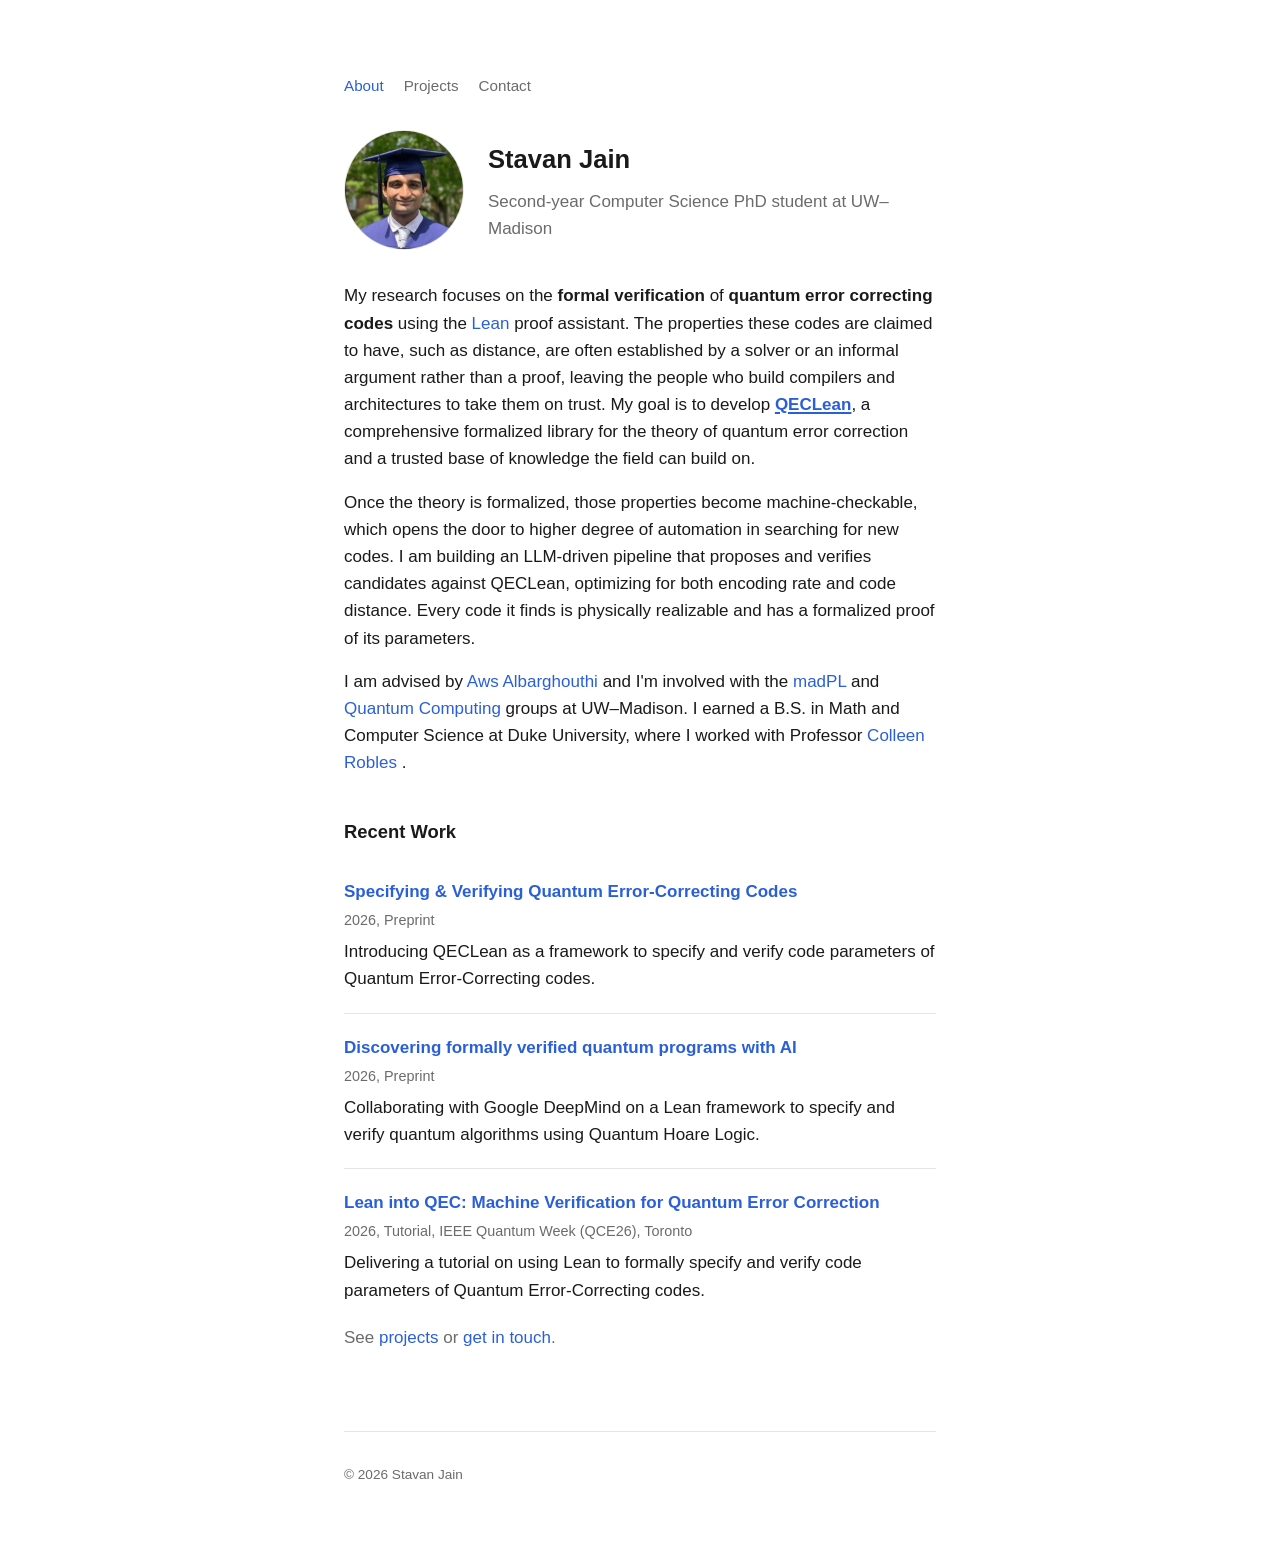
<file: index.html>
<!DOCTYPE html>
<html lang="en">
<head>
  <meta charset="UTF-8">
  <meta name="viewport" content="width=device-width, initial-scale=1.0">
  <title>Stavan Jain — Quantum Error Correction in Lean</title>
  <meta name="description" content="Stavan Jain — CS PhD student at UW–Madison working on formal verification of quantum error correcting codes in the Lean proof assistant.">
  <link rel="canonical" href="https://stavan-jain.github.io/">
  <meta property="og:type" content="profile">
  <meta property="og:url" content="https://stavan-jain.github.io/">
  <meta property="og:title" content="Stavan Jain — Quantum Error Correction in Lean">
  <meta property="og:description" content="CS PhD student at UW–Madison working on formal verification of quantum error correcting codes in the Lean proof assistant.">
  <meta property="og:image" content="https://stavan-jain.github.io/headshot.jpg">
  <meta name="twitter:card" content="summary">
  <link rel="icon" href="favicon.svg" type="image/svg+xml">
  <link rel="stylesheet" href="style.css">
  <script type="application/ld+json">
  {
    "@context": "https://schema.org",
    "@type": "Person",
    "name": "Stavan Jain",
    "url": "https://stavan-jain.github.io/",
    "image": "https://stavan-jain.github.io/headshot.jpg",
    "jobTitle": "PhD Student in Computer Science",
    "affiliation": {
      "@type": "CollegeOrUniversity",
      "name": "University of Wisconsin–Madison"
    },
    "alumniOf": {
      "@type": "CollegeOrUniversity",
      "name": "Duke University"
    },
    "knowsAbout": [
      "Quantum error correction",
      "Formal verification",
      "Lean theorem prover",
      "Quantum computing",
      "Interactive theorem proving"
    ],
    "sameAs": [
      "https://github.com/Stavan-Jain",
      "https://www.linkedin.com/in/stavan-jain-558605217/"
    ]
  }
  </script>
</head>
<body>
  <div class="wrap">
    <header class="site-header">
      <nav class="site-nav">
        <a href="index.html" class="active">About</a>
        <a href="projects.html">Projects</a>
        <a href="contact.html">Contact</a>
      </nav>
    </header>

    <main>
      <div class="intro">
        <img class="headshot" src="headshot.jpg" width="120" height="120"
             alt="Stavan Jain in graduation cap and gown">
        <div class="intro-text">
          <h1>Stavan Jain</h1>
          <p class="subtitle">Second-year Computer Science PhD student at UW–Madison</p>
        </div>
      </div>

      <p>
        My research focuses on the <strong>formal verification</strong> of <strong>quantum error correcting codes</strong> using the <a href="https://lean-lang.org/">Lean</a> proof assistant. The properties these codes are claimed to have, such as distance, are often established by a solver or an informal argument rather than a proof, leaving the people who build compilers and architectures to take them on trust. My goal is to develop <a href="https://github.com/Stavan-Jain/QECLean" class="link-primary">QECLean</a>, a comprehensive formalized library for the theory of quantum error correction and a trusted base of knowledge the field can build on.
      </p>

      <p>
        Once the theory is formalized, those properties become machine-checkable, which opens the door to higher degree of automation in searching for new codes. I am building an LLM-driven pipeline that proposes and verifies candidates against QECLean, optimizing for both encoding rate and code distance. Every code it finds is physically realizable and has a formalized proof of its parameters.
      </p>

      <p>
        I am advised by <a href="https://pages.cs.wisc.edu/~aws/">Aws Albarghouthi</a> and I'm involved with the <a href="https://madpl.cs.wisc.edu/">madPL</a> and <a href="https://quantum.cs.wisc.edu/">Quantum Computing</a> groups at UW–Madison. I earned a B.S. in Math and Computer Science at Duke University, where I worked with Professor <a href="https://sites.google.com/view/prof-colleen-robles/introduction"> Colleen Robles </a>.
      </p>

      <h2>Recent Work</h2>
      <ul class="entry-list">
        <li class="entry">
          <p class="entry-title"><a href="https://arxiv.org/abs/2611.21236">Specifying &amp; Verifying Quantum Error-Correcting Codes</a></p>
          <p class="entry-meta">2026, Preprint</p>
          <p class="entry-desc">
            Introducing QECLean as a framework to specify and verify code parameters of Quantum Error-Correcting codes. 
          </p>
        </li>

        <li class="entry">
          <p class="entry-title"><a href="https://arxiv.org/abs/2611.09822">Discovering formally verified quantum programs with AI</a></p>
          <p class="entry-meta">2026, Preprint</p>
          <p class="entry-desc">
            Collaborating with Google DeepMind on a Lean framework to specify and verify quantum algorithms using Quantum Hoare Logic. 
          </p>
        </li>

        <li class="entry">
          <p class="entry-title"><a href="https://stavan-jain.github.io/lean-into-qec-site/">Lean into QEC: Machine Verification for Quantum Error Correction</a></p>
          <p class="entry-meta">2026, Tutorial, IEEE Quantum Week (QCE26), Toronto</p>
          <p class="entry-desc">
            Delivering a tutorial on using Lean to formally specify and verify code parameters of Quantum Error-Correcting codes. 
          </p>
        </li>
      </ul>

      <p class="muted">
        See <a href="projects.html">projects</a> or <a href="contact.html">get in touch</a>.
      </p>
    </main>
    <footer class="site-footer">
      &copy; <span id="year">2026</span> Stavan Jain
    </footer>
  </div>
  <script>document.getElementById("year").textContent = new Date().getFullYear();</script>
</body>
</html>
</file>
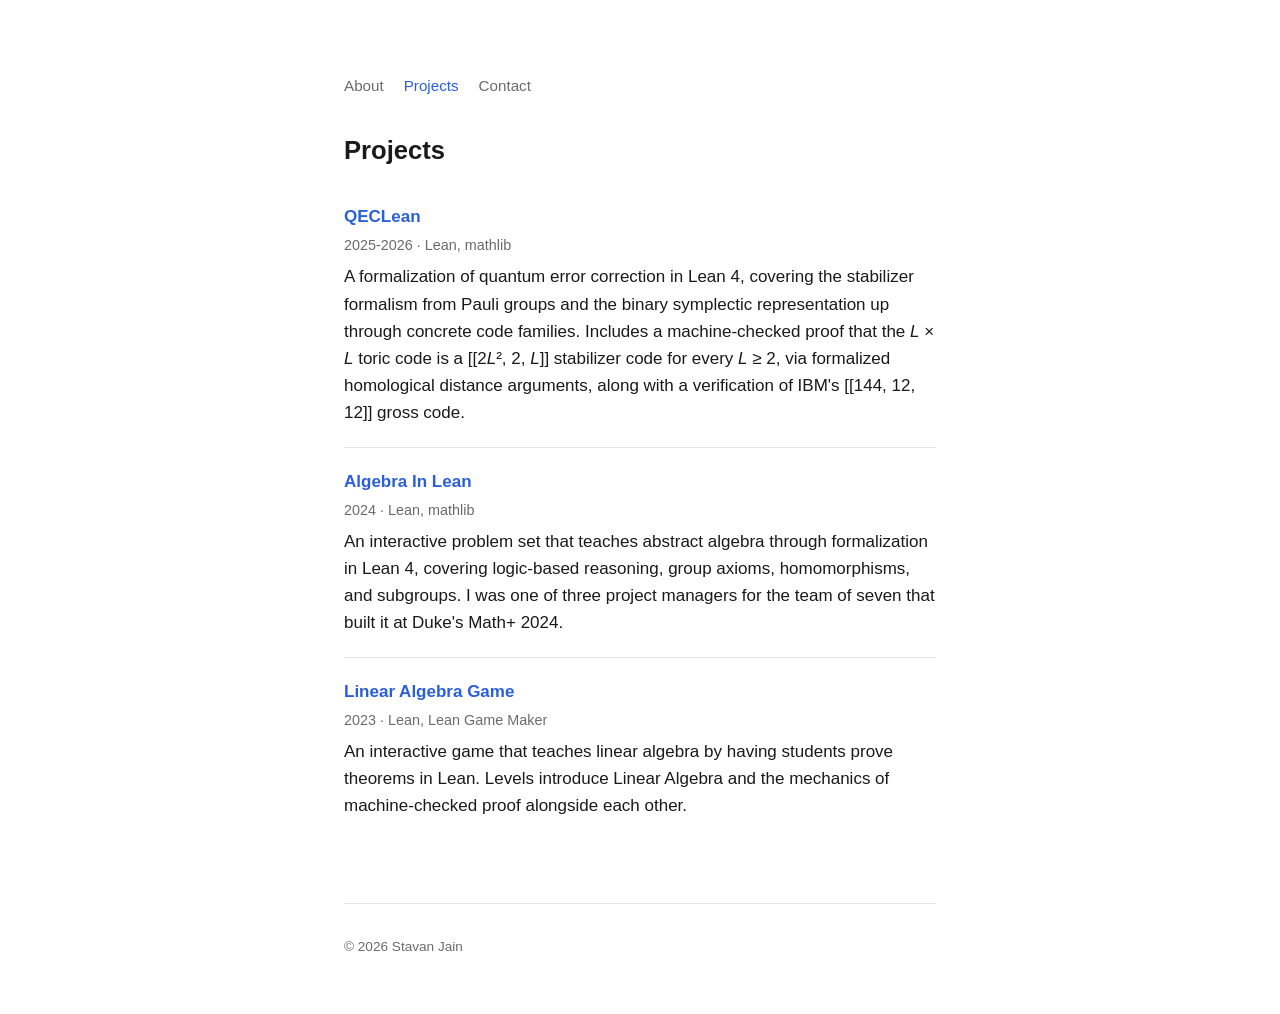
<file: projects.html>
<!DOCTYPE html>
<html lang="en">
<head>
  <meta charset="UTF-8">
  <meta name="viewport" content="width=device-width, initial-scale=1.0">
  <title>Projects — Stavan Jain</title>
  <meta name="description" content="Projects and code by Stavan Jain, CS PhD student at UW–Madison working on formal verification of quantum error correcting codes in Lean.">
  <link rel="canonical" href="https://stavan-jain.github.io/projects.html">
  <meta property="og:type" content="website">
  <meta property="og:url" content="https://stavan-jain.github.io/projects.html">
  <meta property="og:title" content="Projects — Stavan Jain">
  <meta property="og:description" content="QECLean, Linear Algebra Game, and Algebra In Lean — formalization projects in the Lean proof assistant.">
  <meta name="twitter:card" content="summary">
  <link rel="icon" href="favicon.svg" type="image/svg+xml">
  <link rel="stylesheet" href="style.css">
</head>
<body>
  <div class="wrap">
    <header class="site-header">
      <nav class="site-nav">
        <a href="index.html">About</a>
        <a href="projects.html" class="active">Projects</a>
        <a href="contact.html">Contact</a>
      </nav>
    </header>

    <main>
      <h1>Projects</h1>
      <ul class="entry-list">
        <li class="entry">
          <p class="entry-title"><a href="https://github.com/Stavan-Jain/QECLean">QECLean</a></p>
          <p class="entry-meta">2025-2026 &middot; Lean, mathlib</p>
          <p class="entry-desc">
            A formalization of quantum error correction in Lean 4, covering the stabilizer
            formalism from Pauli groups and the binary symplectic representation up through
            concrete code families. Includes a machine-checked proof that the
            <em>L</em> &times; <em>L</em> toric code is a [[2<em>L</em>&sup2;, 2, <em>L</em>]]
            stabilizer code for every <em>L</em> &ge; 2, via formalized homological distance
            arguments, along with a verification of IBM's [[144, 12, 12]] gross code.
          </p>
        </li>

        <li class="entry">
          <p class="entry-title"><a href="https://github.com/MAO3J1m0Op/algebra-in-lean">Algebra In Lean</a></p>
          <p class="entry-meta">2024 &middot; Lean, mathlib</p>
          <p class="entry-desc">
            An interactive problem set that teaches abstract algebra through formalization in
            Lean 4, covering logic-based reasoning, group axioms, homomorphisms, and subgroups.
            I was one of three project managers for the team of seven that built it at Duke's
            Math+ 2024.
          </p>
        </li>

        <li class="entry">
          <p class="entry-title"><a href="https://github.com/Stavan-Jain/linear_algebra_game">Linear Algebra Game</a></p>
          <p class="entry-meta">2023 &middot; Lean, Lean Game Maker</p>
          <p class="entry-desc">
            An interactive game that teaches linear algebra by having students prove theorems in
            Lean. Levels introduce Linear Algebra
            and the mechanics of machine-checked proof alongside each other.
          </p>
        </li>
      </ul>
    </main>

    <footer class="site-footer">
      &copy; <span id="year">2026</span> Stavan Jain
    </footer>
  </div>
  <script>document.getElementById("year").textContent = new Date().getFullYear();</script>
</body>
</html>
</file>
<file: style.css>
:root {
  color-scheme: light dark;
  --color-bg: #ffffff;
  --color-text: #1a1a1a;
  --color-muted: #6b6b6b;
  --color-border: #e5e5e5;
  --color-accent: #2b5fd9;
  --measure: 640px;
}

@media (prefers-color-scheme: dark) {
  :root {
    --color-bg: #141414;
    --color-text: #e6e6e6;
    --color-muted: #9b9b9b;
    --color-border: #2b2b2b;
    --color-accent: #7aa2f7;
  }

  /* No accent colour clears 3:1 against body text on a dark background while
     staying readable on it, so links in content need a non-colour cue here.
     Nav links sit outside main; entry titles are bold, standalone, and read
     as headings, so both are identifiable without one. */
  main a {
    text-decoration: underline;
    text-underline-offset: 2px;
  }

  main .entry-title a {
    text-decoration: none;
  }
}

* {
  box-sizing: border-box;
}

html {
  -webkit-text-size-adjust: 100%;
}

body {
  margin: 0;
  background: var(--color-bg);
  color: var(--color-text);
  font-family: -apple-system, BlinkMacSystemFont, "Segoe UI", Helvetica, Arial, sans-serif;
  font-size: 17px;
  line-height: 1.6;
  -webkit-font-smoothing: antialiased;
}

.wrap {
  max-width: var(--measure);
  margin: 0 auto;
  padding: 0 24px;
}

a {
  color: var(--color-accent);
  text-decoration: none;
}

a:hover {
  text-decoration: underline;
}

/* Primary link — the one link on a page that should draw the eye. */
a.link-primary {
  font-weight: 600;
  text-decoration: underline;
  text-decoration-thickness: 1.5px;
  text-underline-offset: 2px;
}

a.link-primary:hover {
  text-decoration-thickness: 2.5px;
}

/* Header / nav */

header.site-header {
  padding: 56px 0 24px;
}

.site-title {
  font-size: 1.1rem;
  font-weight: 600;
  color: var(--color-text);
}

.site-title:hover {
  text-decoration: none;
  color: var(--color-accent);
}

nav.site-nav {
  margin-top: 18px;
  display: flex;
  gap: 20px;
  flex-wrap: wrap;
}

nav.site-nav a {
  color: var(--color-muted);
  font-size: 0.95rem;
}

nav.site-nav a:hover,
nav.site-nav a.active {
  color: var(--color-accent);
}

/* Main content */

main {
  padding: 8px 0 64px;
  min-height: 40vh;
}

h1 {
  font-size: 1.6rem;
  margin: 0 0 8px;
}

h2 {
  font-size: 1.15rem;
  margin: 40px 0 8px;
}

p {
  margin: 0 0 16px;
}

.subtitle {
  color: var(--color-muted);
  margin-bottom: 32px;
}

/* Intro — headshot beside the name, stacking on narrow screens. */

.intro {
  display: flex;
  align-items: center;
  gap: 24px;
  margin-bottom: 32px;
}

.intro .subtitle {
  margin-bottom: 0;
}

.headshot {
  flex: none;
  width: 120px;
  height: 120px;
  border-radius: 50%;
  object-fit: cover;
  border: 1px solid var(--color-border);
}

@media (max-width: 480px) {
  .intro {
    flex-direction: column;
    align-items: flex-start;
    gap: 16px;
  }

  .headshot {
    width: 96px;
    height: 96px;
  }
}

.muted {
  color: var(--color-muted);
}

/* Lists (projects, blog, links) */

.entry-list {
  list-style: none;
  margin: 32px 0 0;
  padding: 0;
}

.entry {
  padding: 20px 0;
  border-top: 1px solid var(--color-border);
}

.entry:first-child {
  border-top: none;
  padding-top: 0;
}

.entry-title {
  font-weight: 600;
  margin: 0 0 4px;
}

.entry-meta {
  color: var(--color-muted);
  font-size: 0.9rem;
  margin: 0 0 6px;
}

.entry-desc {
  margin: 0;
}

.stub {
  display: inline-block;
  margin-top: 6px;
  font-size: 0.8rem;
  color: var(--color-muted);
  border: 1px dashed var(--color-border);
  border-radius: 4px;
  padding: 2px 8px;
}

/* Contact */

.contact-list {
  list-style: none;
  margin: 0;
  padding: 0;
}

.contact-list li {
  padding: 10px 0;
  border-top: 1px solid var(--color-border);
}

.contact-list li:first-child {
  border-top: none;
}

.contact-label {
  display: inline-block;
  width: 90px;
  color: var(--color-muted);
  font-size: 0.9rem;
}

/* Footer */

footer.site-footer {
  padding: 32px 0 56px;
  border-top: 1px solid var(--color-border);
  color: var(--color-muted);
  font-size: 0.85rem;
}

/* Blog post */

.post-header {
  margin-bottom: 32px;
}

.back-link {
  display: inline-block;
  margin-bottom: 24px;
  font-size: 0.9rem;
}
</file>
